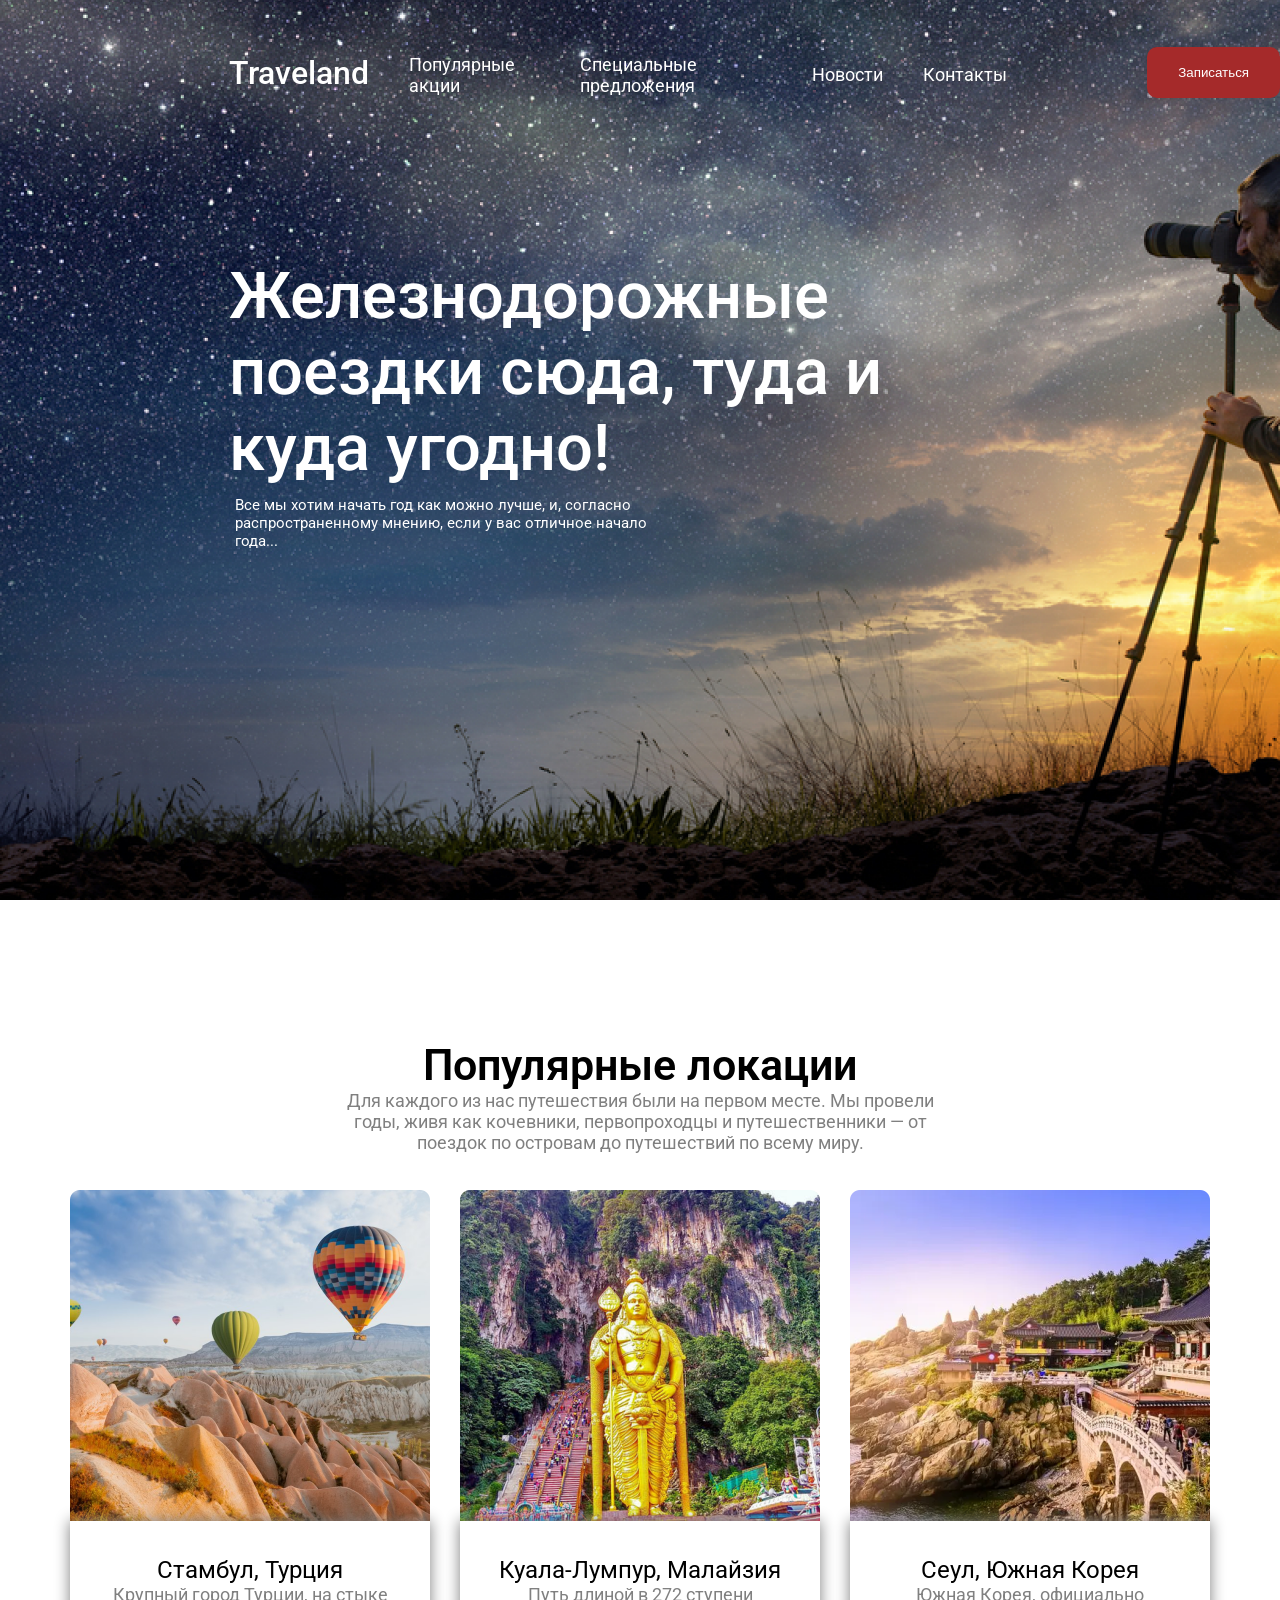
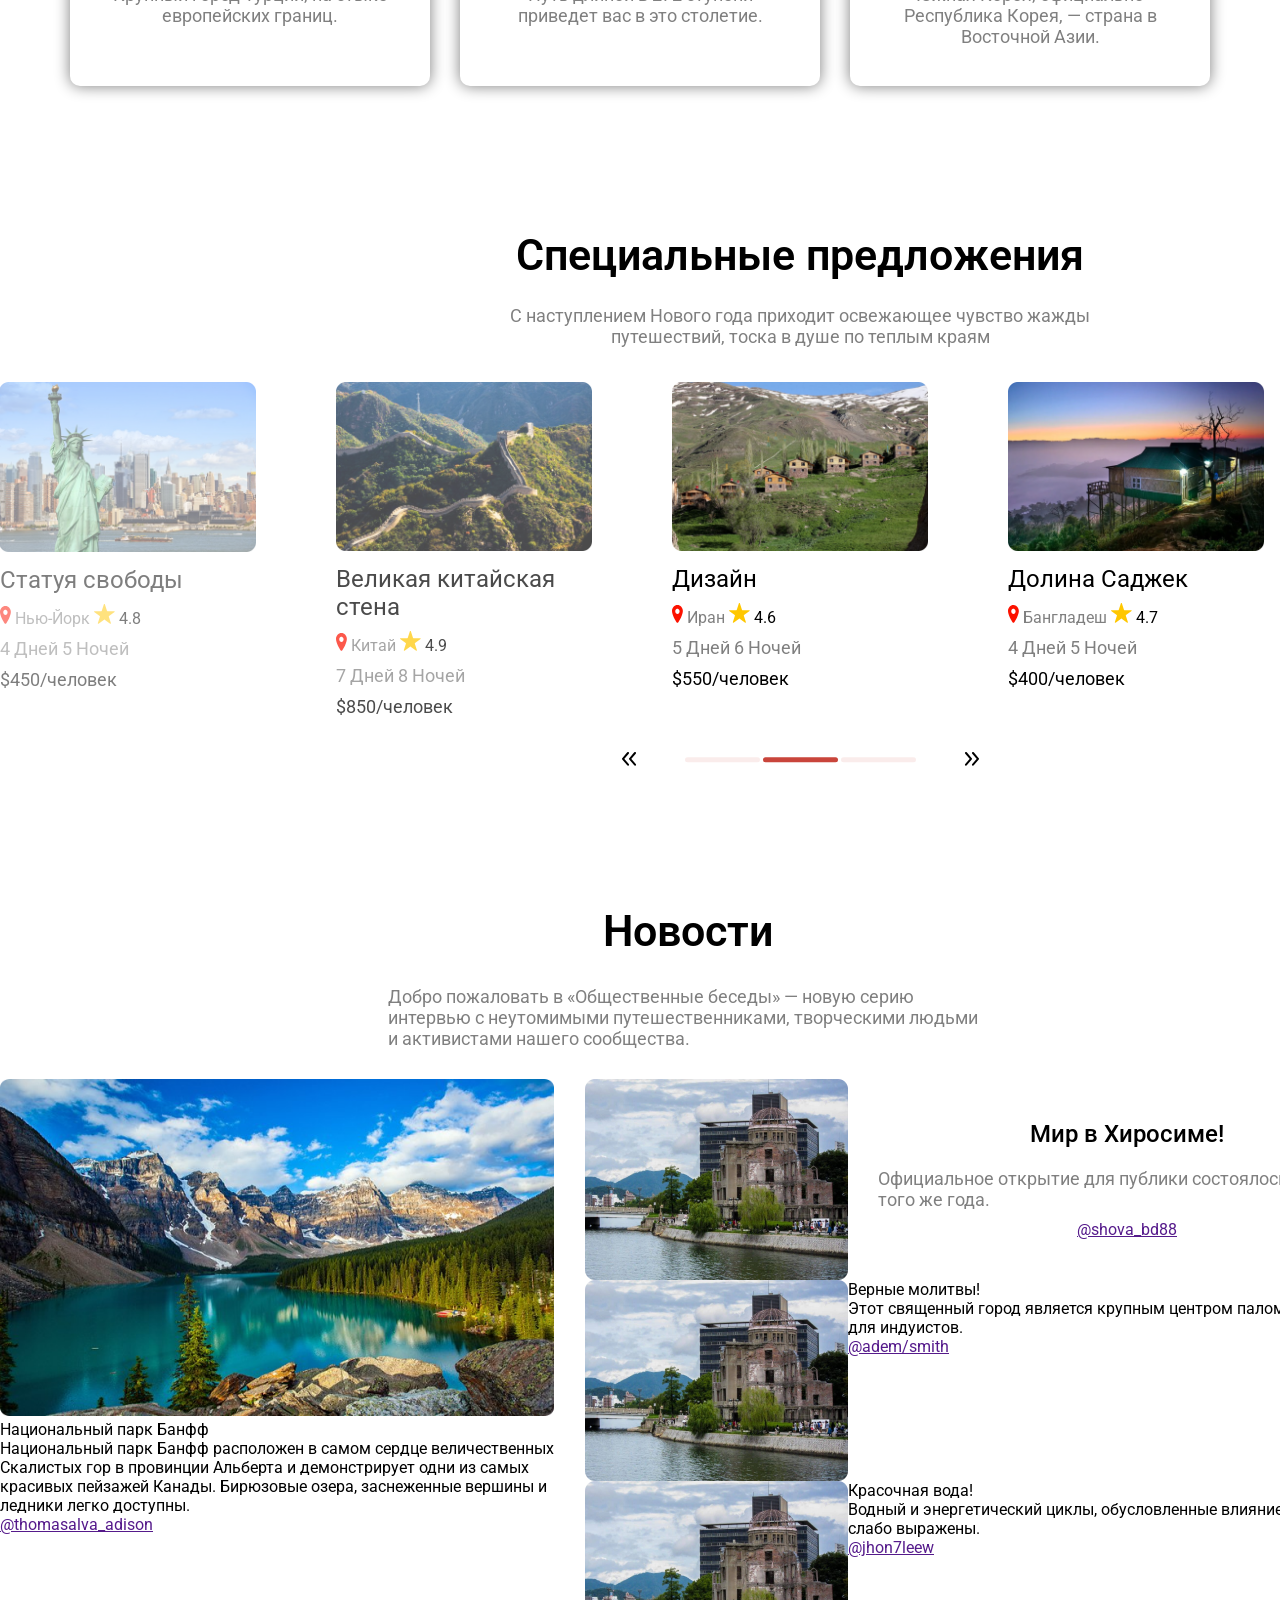
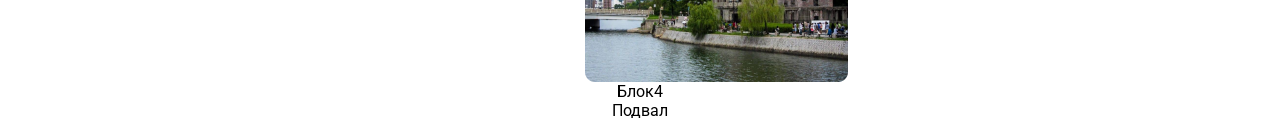
<file: index.html>
<!DOCTYPE html>
<html lang="ru">

<head>
    <meta charset="UTF-8">
    <meta name="viewport" content="width=device-width, initial-scale=1.0">
    <title>Maket</title>
    <link rel="stylesheet" href="css/style.css">
    <link rel="preconnect" href="https://fonts.googleapis.com">
    <link rel="preconnect" href="https://fonts.gstatic.com" crossorigin>
    <link href="https://fonts.googleapis.com/css2?family=Roboto:ital,wght@0,100..900;1,100..900&display=swap"
        rel="stylesheet">
</head>

<body>
    <header class="container header">
        <div class="HeadContainer">
            <div>Traveland</div>
            <a href="#1" class="header_ref">Популярные акции</a>
            <a href="" class="header_ref">Специальные предложения</a>
            <a href="" class="header_ref">Новости</a>
            <a href="" class="header_ref">Контакты</a>
            <button class="HeadButton">Записаться</button>
        </div>
        <div class="HeadText">
            <p class="HeadP1">Железнодорожные поездки сюда, туда и куда угодно!</p>
            <p class="HeadP2">Все мы хотим начать год как можно лучше, и, согласно распространенному мнению, если у вас
                отличное начало года...</p>
        </div>
    </header>
    <div id="1" class="container popular">
        <div class="PopularContainer">
            <p class="PopulP1">Популярные локации</p>
            <p class="PopulP2">Для каждого из нас путешествия были на первом месте. Мы провели годы, живя как кочевники,
                первопроходцы и путешественники — от поездок по островам до путешествий по всему миру.
            </p>
            <div class="PopulModules">
                <div class="PopulModule">
                    <a href="https://ru.wikipedia.org/wiki/%D0%A1%D1%82%D0%B0%D0%BC%D0%B1%D1%83%D0%BB"> <img
                            src="img/Pic1.png" alt=""></a>
                    <div class="PopuBorder">
                        <p class="ModuP1">Стамбул, Турция</p>
                        <p class="ModuP2">Крупный город Турции, на стыке европейских границ.</p>
                    </div>

                </div>
                <div class="PopulModule">
                    <a href=""> <img src="img/Pic2.png" alt=""></a>
                    <div class="PopuBorder">
                        <p class="ModuP1">Куала-Лумпур, Малайзия</p>
                        <p class="ModuP2">Путь длиной в 272 ступени приведет вас в это столетие.</p>
                    </div>

                </div>
                <div class="PopulModule">
                    <a href=""> <img src="img/Pic3.png" alt=""></a>
                    <div class="PopuBorder">
                        <p class="ModuP1">Сеул, Южная Корея</p>
                        <p class="ModuP2">Южная Корея, официально Республика Корея, — страна в Восточной Азии.</p>
                    </div>

                </div>
            </div>
        </div>
    </div>
    <div class="container special">
        <div class="SpecText">
            <p class="SpecP1">Специальные предложения</p>
            <p class="SpecP2">С наступлением Нового года приходит освежающее чувство жажды путешествий, тоска в душе по
                теплым краям</p>
        </div>
        <div class="SpecModules">
            <div class="SpecModule SM1">
                <img src="img/Spec1.png" alt="">
                <div class="inSpecModule">
                    <p class="InSpecModuleText">Статуя свободы</p>
                    <div><svg width="11" height="18" viewBox="0 0 11 18" fill="none" xmlns="http://www.w3.org/2000/svg">
                            <path
                                d="M5.42918 0C2.43567 0 0 2.72655 0 6.07665C0 7.67207 0.621302 9.79374 1.8466 12.3829C2.83064 14.4616 3.96907 16.3414 4.56119 17.2768C4.66124 17.4366 4.79207 17.5665 4.94305 17.6561C5.09403 17.7457 5.26092 17.7924 5.4302 17.7924C5.59947 17.7924 5.76637 17.7457 5.91735 17.6561C6.06833 17.5665 6.19915 17.4366 6.29921 17.2768C6.89031 16.3414 8.02976 14.4616 9.0138 12.3829C10.2371 9.79453 10.8584 7.67287 10.8584 6.07665C10.8584 2.72655 8.42269 0 5.42918 0ZM5.42918 8.89654C4.99966 8.89654 4.57979 8.74746 4.22266 8.46816C3.86553 8.18885 3.58719 7.79187 3.42282 7.3274C3.25845 6.86294 3.21544 6.35185 3.29924 5.85878C3.38303 5.3657 3.58986 4.91278 3.89358 4.5573C4.19729 4.20181 4.58425 3.95972 5.00551 3.86164C5.42677 3.76356 5.86342 3.8139 6.26024 4.00629C6.65706 4.19868 6.99623 4.52448 7.23486 4.94248C7.47349 5.36049 7.60085 5.85194 7.60085 6.35467C7.60022 7.02859 7.37122 7.6747 6.96409 8.15123C6.55696 8.62776 6.00495 8.8958 5.42918 8.89654Z"
                                fill="#FC1200" />
                        </svg>
                        <span class="gray">Нью-Йорк</span>
                        <svg width="21" height="20" viewBox="0 0 21 20" fill="none" xmlns="http://www.w3.org/2000/svg">
                            <path
                                d="M9.89923 0.345484C10.0489 -0.115171 10.7006 -0.115172 10.8503 0.345483L12.9567 6.82826C13.0236 7.03427 13.2156 7.17375 13.4322 7.17375H20.2486C20.733 7.17375 20.9343 7.79356 20.5425 8.07826L15.0279 12.0848C14.8527 12.2122 14.7793 12.4378 14.8463 12.6439L16.9527 19.1266C17.1023 19.5873 16.5751 19.9704 16.1832 19.6857L10.6686 15.6791C10.4934 15.5518 10.2561 15.5518 10.0809 15.6791L4.56628 19.6857C4.17443 19.9704 3.64719 19.5873 3.79686 19.1266L5.90324 12.6439C5.97018 12.4378 5.89685 12.2122 5.72161 12.0848L0.207028 8.07826C-0.184829 7.79356 0.0165579 7.17375 0.50092 7.17375H7.31732C7.53393 7.17375 7.72591 7.03427 7.79284 6.82826L9.89923 0.345484Z"
                                fill="#FFC700" />
                        </svg>
                        4.8
                    </div>
                    <p class="InSpecModuleTextSmall gray">4 Дней 5 Ночей</p>
                    <p class="InSpecModuleTextSmall">$450/человек</p>
                </div>
            </div>
            <div class="SpecModule SM2">
                <img src="img/Spec2.png" alt="">
                <p class="InSpecModuleText">Великая китайская стена</p>
                <div><svg width="11" height="18" viewBox="0 0 11 18" fill="none" xmlns="http://www.w3.org/2000/svg">
                        <path
                            d="M5.42918 0C2.43567 0 0 2.72655 0 6.07665C0 7.67207 0.621302 9.79374 1.8466 12.3829C2.83064 14.4616 3.96907 16.3414 4.56119 17.2768C4.66124 17.4366 4.79207 17.5665 4.94305 17.6561C5.09403 17.7457 5.26092 17.7924 5.4302 17.7924C5.59947 17.7924 5.76637 17.7457 5.91735 17.6561C6.06833 17.5665 6.19915 17.4366 6.29921 17.2768C6.89031 16.3414 8.02976 14.4616 9.0138 12.3829C10.2371 9.79453 10.8584 7.67287 10.8584 6.07665C10.8584 2.72655 8.42269 0 5.42918 0ZM5.42918 8.89654C4.99966 8.89654 4.57979 8.74746 4.22266 8.46816C3.86553 8.18885 3.58719 7.79187 3.42282 7.3274C3.25845 6.86294 3.21544 6.35185 3.29924 5.85878C3.38303 5.3657 3.58986 4.91278 3.89358 4.5573C4.19729 4.20181 4.58425 3.95972 5.00551 3.86164C5.42677 3.76356 5.86342 3.8139 6.26024 4.00629C6.65706 4.19868 6.99623 4.52448 7.23486 4.94248C7.47349 5.36049 7.60085 5.85194 7.60085 6.35467C7.60022 7.02859 7.37122 7.6747 6.96409 8.15123C6.55696 8.62776 6.00495 8.8958 5.42918 8.89654Z"
                            fill="#FC1200" />
                    </svg>
                    <span class="gray">Китай</span>
                    <svg width="21" height="20" viewBox="0 0 21 20" fill="none" xmlns="http://www.w3.org/2000/svg">
                        <path
                            d="M9.89923 0.345484C10.0489 -0.115171 10.7006 -0.115172 10.8503 0.345483L12.9567 6.82826C13.0236 7.03427 13.2156 7.17375 13.4322 7.17375H20.2486C20.733 7.17375 20.9343 7.79356 20.5425 8.07826L15.0279 12.0848C14.8527 12.2122 14.7793 12.4378 14.8463 12.6439L16.9527 19.1266C17.1023 19.5873 16.5751 19.9704 16.1832 19.6857L10.6686 15.6791C10.4934 15.5518 10.2561 15.5518 10.0809 15.6791L4.56628 19.6857C4.17443 19.9704 3.64719 19.5873 3.79686 19.1266L5.90324 12.6439C5.97018 12.4378 5.89685 12.2122 5.72161 12.0848L0.207028 8.07826C-0.184829 7.79356 0.0165579 7.17375 0.50092 7.17375H7.31732C7.53393 7.17375 7.72591 7.03427 7.79284 6.82826L9.89923 0.345484Z"
                            fill="#FFC700" />
                    </svg>
                    4.9
                </div>
                <p class="InSpecModuleTextSmall gray">7 Дней 8 Ночей</p>
                <p class="InSpecModuleTextSmall">$850/человек</p>
            </div>
            <div class="SpecModule">
                <img src="img/Spec3.png" alt="">
                <p class="InSpecModuleText">Дизайн</p>
                <div><svg width="11" height="18" viewBox="0 0 11 18" fill="none" xmlns="http://www.w3.org/2000/svg">
                        <path
                            d="M5.42918 0C2.43567 0 0 2.72655 0 6.07665C0 7.67207 0.621302 9.79374 1.8466 12.3829C2.83064 14.4616 3.96907 16.3414 4.56119 17.2768C4.66124 17.4366 4.79207 17.5665 4.94305 17.6561C5.09403 17.7457 5.26092 17.7924 5.4302 17.7924C5.59947 17.7924 5.76637 17.7457 5.91735 17.6561C6.06833 17.5665 6.19915 17.4366 6.29921 17.2768C6.89031 16.3414 8.02976 14.4616 9.0138 12.3829C10.2371 9.79453 10.8584 7.67287 10.8584 6.07665C10.8584 2.72655 8.42269 0 5.42918 0ZM5.42918 8.89654C4.99966 8.89654 4.57979 8.74746 4.22266 8.46816C3.86553 8.18885 3.58719 7.79187 3.42282 7.3274C3.25845 6.86294 3.21544 6.35185 3.29924 5.85878C3.38303 5.3657 3.58986 4.91278 3.89358 4.5573C4.19729 4.20181 4.58425 3.95972 5.00551 3.86164C5.42677 3.76356 5.86342 3.8139 6.26024 4.00629C6.65706 4.19868 6.99623 4.52448 7.23486 4.94248C7.47349 5.36049 7.60085 5.85194 7.60085 6.35467C7.60022 7.02859 7.37122 7.6747 6.96409 8.15123C6.55696 8.62776 6.00495 8.8958 5.42918 8.89654Z"
                            fill="#FC1200" />
                    </svg>
                    <span class="gray">Иран</span>
                    <svg width="21" height="20" viewBox="0 0 21 20" fill="none" xmlns="http://www.w3.org/2000/svg">
                        <path
                            d="M9.89923 0.345484C10.0489 -0.115171 10.7006 -0.115172 10.8503 0.345483L12.9567 6.82826C13.0236 7.03427 13.2156 7.17375 13.4322 7.17375H20.2486C20.733 7.17375 20.9343 7.79356 20.5425 8.07826L15.0279 12.0848C14.8527 12.2122 14.7793 12.4378 14.8463 12.6439L16.9527 19.1266C17.1023 19.5873 16.5751 19.9704 16.1832 19.6857L10.6686 15.6791C10.4934 15.5518 10.2561 15.5518 10.0809 15.6791L4.56628 19.6857C4.17443 19.9704 3.64719 19.5873 3.79686 19.1266L5.90324 12.6439C5.97018 12.4378 5.89685 12.2122 5.72161 12.0848L0.207028 8.07826C-0.184829 7.79356 0.0165579 7.17375 0.50092 7.17375H7.31732C7.53393 7.17375 7.72591 7.03427 7.79284 6.82826L9.89923 0.345484Z"
                            fill="#FFC700" />
                    </svg>
                    4.6
                </div>
                <p class="InSpecModuleTextSmall gray">5 Дней 6 Ночей</p>
                <p class="InSpecModuleTextSmall">$550/человек</p>
            </div>
            <div class="SpecModule">
                <img src="img/Spec4.png" alt="">
                <p class="InSpecModuleText">Долина Саджек</p>
                <div><svg width="11" height="18" viewBox="0 0 11 18" fill="none" xmlns="http://www.w3.org/2000/svg">
                        <path
                            d="M5.42918 0C2.43567 0 0 2.72655 0 6.07665C0 7.67207 0.621302 9.79374 1.8466 12.3829C2.83064 14.4616 3.96907 16.3414 4.56119 17.2768C4.66124 17.4366 4.79207 17.5665 4.94305 17.6561C5.09403 17.7457 5.26092 17.7924 5.4302 17.7924C5.59947 17.7924 5.76637 17.7457 5.91735 17.6561C6.06833 17.5665 6.19915 17.4366 6.29921 17.2768C6.89031 16.3414 8.02976 14.4616 9.0138 12.3829C10.2371 9.79453 10.8584 7.67287 10.8584 6.07665C10.8584 2.72655 8.42269 0 5.42918 0ZM5.42918 8.89654C4.99966 8.89654 4.57979 8.74746 4.22266 8.46816C3.86553 8.18885 3.58719 7.79187 3.42282 7.3274C3.25845 6.86294 3.21544 6.35185 3.29924 5.85878C3.38303 5.3657 3.58986 4.91278 3.89358 4.5573C4.19729 4.20181 4.58425 3.95972 5.00551 3.86164C5.42677 3.76356 5.86342 3.8139 6.26024 4.00629C6.65706 4.19868 6.99623 4.52448 7.23486 4.94248C7.47349 5.36049 7.60085 5.85194 7.60085 6.35467C7.60022 7.02859 7.37122 7.6747 6.96409 8.15123C6.55696 8.62776 6.00495 8.8958 5.42918 8.89654Z"
                            fill="#FC1200" />
                    </svg>
                    <span class="gray">Бангладеш</span>
                    <svg width="21" height="20" viewBox="0 0 21 20" fill="none" xmlns="http://www.w3.org/2000/svg">
                        <path
                            d="M9.89923 0.345484C10.0489 -0.115171 10.7006 -0.115172 10.8503 0.345483L12.9567 6.82826C13.0236 7.03427 13.2156 7.17375 13.4322 7.17375H20.2486C20.733 7.17375 20.9343 7.79356 20.5425 8.07826L15.0279 12.0848C14.8527 12.2122 14.7793 12.4378 14.8463 12.6439L16.9527 19.1266C17.1023 19.5873 16.5751 19.9704 16.1832 19.6857L10.6686 15.6791C10.4934 15.5518 10.2561 15.5518 10.0809 15.6791L4.56628 19.6857C4.17443 19.9704 3.64719 19.5873 3.79686 19.1266L5.90324 12.6439C5.97018 12.4378 5.89685 12.2122 5.72161 12.0848L0.207028 8.07826C-0.184829 7.79356 0.0165579 7.17375 0.50092 7.17375H7.31732C7.53393 7.17375 7.72591 7.03427 7.79284 6.82826L9.89923 0.345484Z"
                            fill="#FFC700" />
                    </svg>
                    4.7
                </div>
                <p class="InSpecModuleTextSmall gray">4 Дней 5 Ночей</p>
                <p class="InSpecModuleTextSmall">$400/человек</p>
            </div>
            <div class="SpecModule">
                <img src="img/Spec5.png" alt="">
                <p class="InSpecModuleText">Замок Осака</p>
                <div><svg width="11" height="18" viewBox="0 0 11 18" fill="none" xmlns="http://www.w3.org/2000/svg">
                        <path
                            d="M5.42918 0C2.43567 0 0 2.72655 0 6.07665C0 7.67207 0.621302 9.79374 1.8466 12.3829C2.83064 14.4616 3.96907 16.3414 4.56119 17.2768C4.66124 17.4366 4.79207 17.5665 4.94305 17.6561C5.09403 17.7457 5.26092 17.7924 5.4302 17.7924C5.59947 17.7924 5.76637 17.7457 5.91735 17.6561C6.06833 17.5665 6.19915 17.4366 6.29921 17.2768C6.89031 16.3414 8.02976 14.4616 9.0138 12.3829C10.2371 9.79453 10.8584 7.67287 10.8584 6.07665C10.8584 2.72655 8.42269 0 5.42918 0ZM5.42918 8.89654C4.99966 8.89654 4.57979 8.74746 4.22266 8.46816C3.86553 8.18885 3.58719 7.79187 3.42282 7.3274C3.25845 6.86294 3.21544 6.35185 3.29924 5.85878C3.38303 5.3657 3.58986 4.91278 3.89358 4.5573C4.19729 4.20181 4.58425 3.95972 5.00551 3.86164C5.42677 3.76356 5.86342 3.8139 6.26024 4.00629C6.65706 4.19868 6.99623 4.52448 7.23486 4.94248C7.47349 5.36049 7.60085 5.85194 7.60085 6.35467C7.60022 7.02859 7.37122 7.6747 6.96409 8.15123C6.55696 8.62776 6.00495 8.8958 5.42918 8.89654Z"
                            fill="#FC1200" />
                    </svg>
                    <span class="gray">Япония</span>
                    <svg width="21" height="20" viewBox="0 0 21 20" fill="none" xmlns="http://www.w3.org/2000/svg">
                        <path
                            d="M9.89923 0.345484C10.0489 -0.115171 10.7006 -0.115172 10.8503 0.345483L12.9567 6.82826C13.0236 7.03427 13.2156 7.17375 13.4322 7.17375H20.2486C20.733 7.17375 20.9343 7.79356 20.5425 8.07826L15.0279 12.0848C14.8527 12.2122 14.7793 12.4378 14.8463 12.6439L16.9527 19.1266C17.1023 19.5873 16.5751 19.9704 16.1832 19.6857L10.6686 15.6791C10.4934 15.5518 10.2561 15.5518 10.0809 15.6791L4.56628 19.6857C4.17443 19.9704 3.64719 19.5873 3.79686 19.1266L5.90324 12.6439C5.97018 12.4378 5.89685 12.2122 5.72161 12.0848L0.207028 8.07826C-0.184829 7.79356 0.0165579 7.17375 0.50092 7.17375H7.31732C7.53393 7.17375 7.72591 7.03427 7.79284 6.82826L9.89923 0.345484Z"
                            fill="#FFC700" />
                    </svg>
                    4.7
                </div>
                <p class="InSpecModuleTextSmall gray">4 Дней 5 Ночей</p>
                <p class="InSpecModuleTextSmall">$700/человек</p>
            </div>

        </div>
        <svg width="357" height="14" viewBox="0 0 357 14" fill="none" xmlns="http://www.w3.org/2000/svg">
            <rect x="63" y="5.35815" width="75" height="5" rx="2.5" fill="#C9453B" fill-opacity="0.1" />
            <rect x="141" y="5.35815" width="75" height="5" rx="2.5" fill="#C9453B" />
            <rect x="219" y="5.35815" width="75" height="5" rx="2.5" fill="#C9453B" fill-opacity="0.1" />
            <path d="M6 12.7047L1 6.85233L6 1" stroke="black" stroke-width="2" stroke-linecap="round"
                stroke-linejoin="round" />
            <path d="M13.0001 12.7047L8.00012 6.85233L13.0001 1" stroke="black" stroke-width="2" stroke-linecap="round"
                stroke-linejoin="round" />
            <path d="M351 12.7047L356 6.85233L351 1" stroke="black" stroke-width="2" stroke-linecap="round"
                stroke-linejoin="round" />
            <path d="M344 12.7047L349 6.85233L344 1" stroke="black" stroke-width="2" stroke-linecap="round"
                stroke-linejoin="round" />
        </svg>

    </div>
    <div class="container news">
        <div class="TheNewsModule">
            <p class="NewsText">Новости</p>
            <p class="NewsTextSmall">Добро пожаловать в «Общественные беседы» — новую серию интервью с неутомимыми
                путешественниками, творческими людьми и активистами нашего сообщества.
            </p>
            <div class="RightLeftNewsModule">
                <div class="LeftNewsModule">
                    <img src="img/News1.png" alt="">
                    <p>Национальный парк Банфф</p>
                    <p>Национальный парк Банфф расположен в самом сердце величественных Скалистых гор в провинции
                        Альберта и демонстрирует одни из самых красивых пейзажей Канады. Бирюзовые озера, заснеженные
                        вершины и ледники легко доступны.
                    </p>
                    <a href="">@thomasalva_adison</a>
                </div>
                <div class="RigthNewsTextBlock">
                    <div class="RightNewsModule">
                        <img class="NewsPic1" src="img/News2.png" alt="">
                        <img class="NewsPic2" src="img/News2.png" alt="">
                        <img class="NewsPic3" src="img/News2.png" alt="">
                        <div class="NewsText1">
                            <p class="TextBlock">Мир в Хиросиме!</p>
                            <p class="TextInBlock">Официальное открытие для публики состоялось в августе того же года.</p>
                            <a href="">@shova_bd88</a>
                        </div>
                        <div class="NewsText2">
                            <p>Верные молитвы!</p>
                            <p>Этот священный город является крупным центром паломничества для индуистов.</p>
                            <a href="">@adem/smith</a>
                        </div>
                        <div class="NewsText3">
                            <p>Красочная вода!</p>
                            <p>Водный и энергетический циклы, обусловленные влиянием лесов, слабо выражены.</p>
                            <a href="">@jhon7leew</a>
                        </div>
                    </div>
                </div>
            </div>
        </div>

    </div>
    </div>
    <div class="container">Блок4</div>
    <footer class="container footer">Подвал</footer>
</body>

</html>
</file>
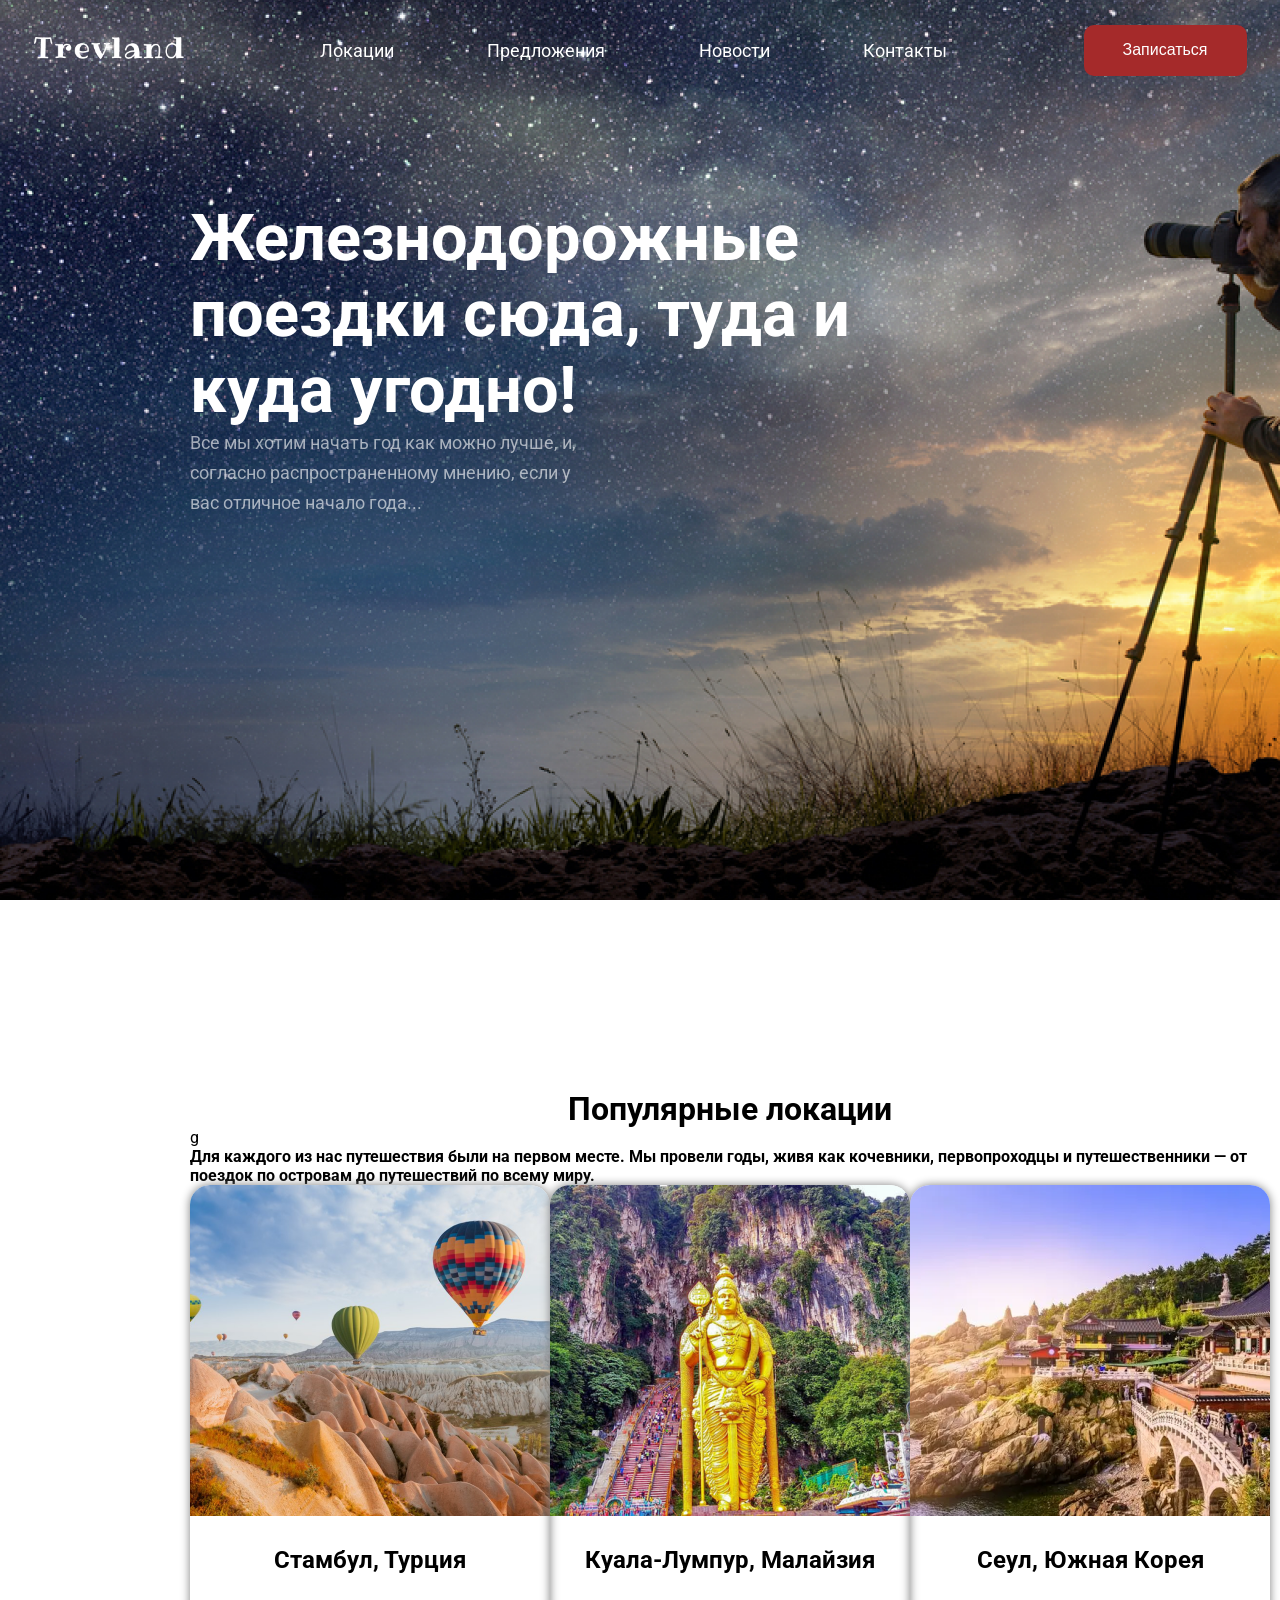
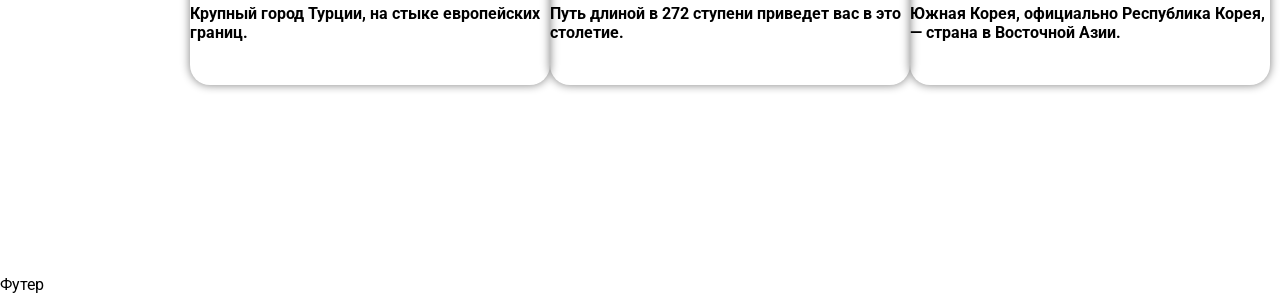
<file: site.html>
<!DOCTYPE html>
<html lang="ru">

<head>
    <meta charset="UTF-8">
    <meta name="viewport" content="width=device-width, initial-scale=1.0">
    <title>MySite</title>
    <link rel="stylesheet" href="css/siteStyle.css">
    <link rel="preconnect" href="https://fonts.googleapis.com">
    <link rel="preconnect" href="https://fonts.gstatic.com" crossorigin>
    <link href="https://fonts.googleapis.com/css2?family=Roboto:ital,wght@0,100..900;1,100..900&display=swap"
        rel="stylesheet">
</head>

<body>
    <header class="container header">
        <div class="navigation_header">
            <div class="logo"><img class="nav_logo_img" src="img/TRAVLAND.png" alt=""></div>
            <div class="navbar">
                <a href="#" class="navbar_item">Локации</a>
                <a href="#" class="navbar_item">Предложения</a>
                <a href="#" class="navbar_item">Новости</a>
                <a href="#" class="navbar_item">Контакты</a>
            </div>
            <button class="nav_button">
                Записаться
            </button>
        </div>
        <div class="text_header">
            <h1 class="text_header_item">
                Железнодорожные поездки сюда, туда и куда угодно!
            </h1>
            <h4 class="text_header_item_small">
                Все мы хотим начать год как можно лучше, и, согласно распространенному мнению, если у вас
                отличное начало года...
            </h4>
        </div>
    </header>
    <main class="container main">
        <div class="popular_location">
            <h1 class="pop_loc_h1">
                Популярные локации
            </h1>g
            <h4 class="pop_loc_h4">
                Для каждого из нас путешествия были на первом месте. Мы провели годы, живя как кочевники, первопроходцы
                и путешественники — от поездок по островам до путешествий по всему миру.
            </h4>
            <div class="pop_loc_items">
                <div class="pop_loc_item">
                    <img src="img/Pic1.png" alt="">
                    <h2 class="pop_loc_item_h2">Стамбул, Турция</h2>
                    <h4 class="pop_loc_h4">Крупный город Турции, на стыке европейских границ.</h4>
                </div>
                <div class="pop_loc_item">
                    <img src="img/Pic2.png" alt="">
                    <h2 class="pop_loc_item_h2">Куала-Лумпур, Малайзия</h2>
                    <h4 class="pop_loc_h4">Путь длиной в 272 ступени приведет вас в это столетие.</h4>
                </div>
                <div class="pop_loc_item">
                    <img src="img/Pic3.png" alt="">
                    <h2 class="pop_loc_item_h2">Сеул, Южная Корея</h2>
                    <h4 class="pop_loc_h4">Южная Корея, официально Республика Корея, — страна в Восточной Азии.</h4>
                </div>
            </div>
        </div>
    </main>
    <footer class="container foot">Футер</footer>
</body>

</html>
</file>
<file: css/style.css>
* {
    margin: 0;
    padding: 0;
    margin: 0 auto;
}

body {
    display: flex;
    flex-direction: column;
    max-width: 1600px;

}

.container {
    
    
    font-family: "Roboto", sans-serif;
}

/* header img {
    width: 126px;
    height: 36px;
} */

/*------------------------------HEADER-----------------------*/

header {
    background-image: url('../img/Header.png');
    background-size: cover;
    min-height: 900px;
}

.HeadContainer {
    display: flex;
    flex-direction: row;
    padding-top: 47px;
    align-items: center;
    gap: 40px;
}


.HeadContainer div {
    font-size: 32px;
    font-weight: 500;
    color: white;
    margin-left: 229px;
}

.header_ref {
    color: white;
    text-decoration: none;
    font-size: 18px;
    transition: 0.2s color;
    margin-top: 4px;
}

.header_ref:hover {
    color: lightsalmon;
    transition: 0.2s color;
}


.HeadButton {
    margin-left: 100px;
    width: 163px;
    height: 51px;
    border-radius: 10px;
    border: none;
    background-color: brown;
    color: white;
    transition: 0.2s;
}

.HeadButton:hover {
    background-color: lightsalmon;
    transition: 0.3s;
}

.HeadText {
    padding-top: 160px;
    text-align: left;
    margin-left: 229px;
    color: white;
    max-width: 678px;
}

.HeadP1 {
    font-size: 65px;
    font-weight: 500;
}

.HeadP2 {
    font-size: 15px;
    margin-top: 10px;
    max-width: 432px;
    margin-left: 6px;
}


/*------------------POPULAR--------------------*/

.popular {
    padding-top: 140px;
    max-width: 1140px;
    display: flex;
    justify-content: center;
    text-align: center;
}


.PopulP1 {
    font-size: 43px;
    font-weight: 600;
}

.PopulP2 {
    height: 10px;
    font-size: 18px;
    margin-top: 25px;
    color: gray;
    max-width: 600px;
    margin: 0 auto;
}

.PopulModules {
    display: flex;
    padding-top: 90px;
    gap: 30px;

}

.PopulModule {
    transform: scale(1);
    transition: 0.4s ease-in-out;
}

.PopulModule:hover {
    transform: scale(1.1) rotate(0.5deg);
    transition: 0.4s ease-in-out;
}

.PopulModules img {
    width: 100%;
}

.ModuP1 {
    font-size: 24px;
}

.ModuP2 {
    font-size: 18px;
    color: gray;
}

.PopuBorder {
    border: none;
    box-shadow: 0px 0px 15px 0.2px gray;
    transform: translateY(-4px);
    border-bottom-left-radius: 10px;
    border-bottom-right-radius: 10px;
    padding: 35px 27px;
    min-height: 95px;
}

/*---------------------------SPECIAL-----------------------*/

.special {
    display: flex;
    flex-direction: column;
    gap: 35px;
    padding-top: 140px;
    align-items: center;
}

.SpecText {
    display: flex;
    flex-direction: column;
    align-items: center;
    gap: 25px;
    text-align: center;
}

.SpecP1 {
    font-size: 43px;
    font-weight: 600;
}


.SpecP2 {
    font-size: 18px;
    color: gray;
    max-width: 600px;
}

.SpecModules {
    display: flex;
    justify-content: space-between;
    gap: 80px;
}

.SpecModule svg,
.SpecModule p {
    margin-top: 10px;
}

.SpecModule img {
    width: 256px;
}


.InSpecModuleText {
    font-size: 24px;
}

.InSpecModuleTextSmall {
    font-size: 18px;
    color: black;
}

.gray {
    color: gray;
}

.SM1 {
    opacity: 50%;
}

.SM2 {
    opacity: 70%;
}

/*---------------------------NEWS----------------------*/

.news {
    padding-top: 140px;
}

.TheNewsModule {
    display: flex;
    flex-direction: column;
    align-items: center;
    gap: 30px;
}

.NewsText {
    font-size: 43px;
    font-weight: 600;
}

.NewsTextSmall {
    font-size: 18px;
    color: gray;
    max-width: 600px;
}

.RightLeftNewsModule {
    display: flex;
    flex-direction: row;
    gap: 30px;
}



.RigthNewsTextBlock {
    display: flex;
    gap: 10px;
}

.LeftNewsModule img {
    width: 554px;
    height: 337px;
}

.LeftNewsModule {
    width: 554px;
}

.RightNewsModule img {
    width: 263px;
    height: 201px;
}

.RightNewsModule {
    display: grid;
    grid-template-rows: repeat(3, 201px);
    grid-template-columns: repeat(3, 264px);
    grid-template-areas:
        "p1 t1 t1"
        "p2 t2 t2"
        "p3 t3 t3";
}

.NewsPic1 {
    grid-area: p1;
}

.NewsPic2 {
    grid-area: p2;
}

.NewsPic3 {
    grid-area: p3;
}

.NewsText1 {
    grid-area: t1;
    display: flex;
    flex-direction: column;
    justify-content: center;
    gap: 10px;
    margin-left: 30px;
}

.NewsText2 {
    grid-area: t2;
}

.NewsText3 {
    grid-area: t3;
}

.TextBlockMain {
    font-size: 43px;
    font-weight: 600;
}

.TextBlock {
    font-size: 24px;
    color: black;
    font-weight: 500;

}

.TextInBlock {
    font-size: 18px;
    color: gray;
    margin-top: 10px;
}
</file>
<file: css/siteStyle.css>
* {
    padding: 0;
    margin: 0 auto;
}

body {
    max-width: 1600px;
    font-family: "Roboto", sans-serif;
}

.container {
    display: flex;
}

/*-----------------------header---------------------*/

.header {
    background-image: url(../img/Header.png);
    height: 900px;
    background-size: cover;
    flex-direction: column;
    gap: 100px;
}

.navigation_header {
    display: flex;
    align-items: center;
    gap: 100px;
    height: 100px;
}

.text_header {
    margin: 0 0;
    padding-left: 190px;
    width: 700px;
}

.text_header_item {
    font-size: 65px;
    color: white;
}

.text_header_item_small {
    margin: 0 0;
    font-size: 18px;
    color: white;
    width: 400px;
    line-height: 30px;
    opacity: 60%;
    font-weight: normal;

}

.nav_logo_img {
    width: 150px;
}

.nav_button {
    width: 163px;
    height: 51px;
    border-radius: 10px;
    border: none;
    background-color: brown;
    color: white;
    transition: 0.2s;
    font-size: 16px;
    font-weight: lighter;
}

.nav_button:hover {
    background-color: lightsalmon;
    transition: 0.3s;
}

.navbar {
    display: flex;
    justify-content: center;
    width: 700px;
    gap: 20px;
}

.navbar_item {
    color: white;
    text-decoration: none;
    font-size: 18px;
    transition: 0.2s color;
}

.navbar_item:hover {
    color: lightsalmon;
    transition: 0.2s color;
}


/*-----------------------popular-location---------------------*/

.popular_location {
    display: flex;
    flex-direction: column;
    padding: 190px;
    width: 1220px;
}

.pop_loc_items {
    margin: 0 0;
    display: grid;
    grid-template-columns: repeat(3, 360px);
    grid-template-rows: 500px;
    justify-content: space-between;
}

.pop_loc_item {
    display: flex;
    flex-direction: column;
    gap: 30px;
    border: none;
    box-shadow: 0px 0px 10px 0.1px gray;
    border-radius: 20px;
    overflow: hidden;
}

.pop_loc_item img {
    width: 100%;
}
</file>
